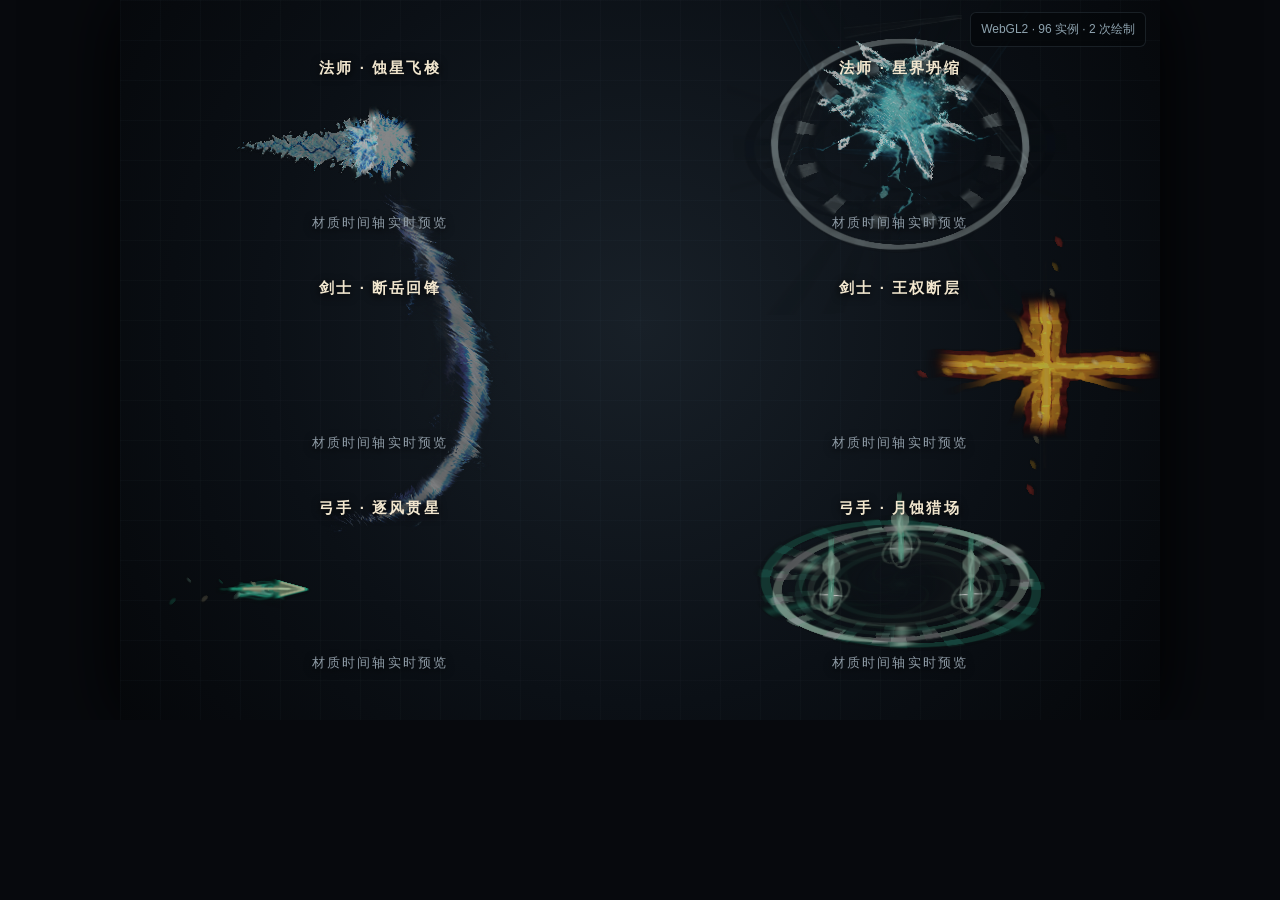
<file: combat-vfx-qa.html>
<!doctype html>
<html lang="zh-CN">
<head>
  <meta charset="utf-8">
  <meta name="viewport" content="width=device-width,initial-scale=1">
  <title>深渊拾荒者 · VFX 材质实验室</title>
  <style>
    *{box-sizing:border-box}html,body{margin:0;min-height:100%;background:#07090d;color:#d8cfbc;font-family:"Microsoft YaHei",sans-serif;overflow:hidden}
    main{position:relative;width:min(100vw,1040px);height:min(100vh,720px);margin:auto;background:radial-gradient(circle at 50% 45%,#182028 0,#0b1016 58%,#05070a 100%);box-shadow:0 0 70px #000}
    main:before{content:"";position:absolute;inset:0;background-image:linear-gradient(#7992a008 1px,transparent 1px),linear-gradient(90deg,#7992a008 1px,transparent 1px);background-size:40px 40px}
    canvas{position:absolute;inset:0;width:100%;height:100%}.label{position:absolute;transform:translate(-50%,-50%);text-align:center;pointer-events:none;text-shadow:0 2px 8px #000;font-size:13px;letter-spacing:.16em}.label b{display:block;color:#f1e6ce;font-size:15px;margin-bottom:136px}.label span{color:#8d9aa5}
    #stats{position:absolute;right:14px;top:12px;color:#8ea3af;font-size:12px;background:#05080bb8;border:1px solid #758a9830;padding:8px 10px;border-radius:6px}
  </style>
</head>
<body>
<main id="stage"><canvas id="fx" width="1040" height="720"></canvas><div id="stats"></div></main>
<script type="module">
  import {createWebGLVfxRenderer} from './webgl-vfx.mjs';
  import {createCombatVfxSystem} from './combat-vfx.mjs';
  const canvas=document.querySelector('#fx'),stage=document.querySelector('#stage'),stats=document.querySelector('#stats');
  const renderer=createWebGLVfxRenderer(canvas),vfx=createCombatVfxSystem(renderer);
  const samples=[
    {kind:'staff',name:'spin',label:'法师 · 蚀星飞梭',color:'#9167dc',accent:'#f5d9ff'},
    {kind:'staff',name:'frost',label:'法师 · 星界坍缩',color:'#7451bb',accent:'#d9c5ff'},
    {kind:'sword',name:'spin',label:'剑士 · 断岳回锋',color:'#ff4b2e',accent:'#fff2b2'},
    {kind:'sword',name:'frost',label:'剑士 · 王权断层',color:'#ff382d',accent:'#fff0a6'},
    {kind:'bow',name:'spin',label:'弓手 · 逐风贯星',color:'#42ae85',accent:'#ddffc7'},
    {kind:'bow',name:'frost',label:'弓手 · 月蚀猎场',color:'#4ebf98',accent:'#d5ffe4'}
  ];
  const points=samples.map((sample,i)=>({x:i%2?780:260,y:145+Math.floor(i/2)*220,...sample}));
  for(const point of points){const label=document.createElement('div');label.className='label';label.style.left=point.x/10.4+'%';label.style.top=point.y/7.2+'%';label.innerHTML=`<b>${point.label}</b><span>材质时间轴实时预览</span>`;stage.append(label);}
  function frame(ms){
    const time=ms/1000,cycle=time%2.8,progress=cycle<.55?cycle/.55:(cycle-.55)/2.25,type=cycle<.55?'heroSkillCast':'heroSkillSignature',life=1-progress;
    renderer.beginFrame({time});
    for(const point of points){const melee=point.kind==='sword',ox=melee?point.x:point.x-145,x=melee?point.x+145:point.x;vfx.render({type,kind:point.kind,name:point.name,quality:3,x,y:point.y,ox,oy:point.y+8,angle:0,life,max:1,color:point.color,accent:point.accent,marks:[{x:point.x-70,y:point.y+10},{x:point.x,y:point.y-35},{x:point.x+70,y:point.y+10}]},time);}
    const result=renderer.flush();stats.textContent=renderer.available?`WebGL2 · ${result.instances} 实例 · ${result.drawCalls} 次绘制`:'WebGL 不可用';requestAnimationFrame(frame);
  }
  requestAnimationFrame(frame);
</script>
</body>
</html>
</file>
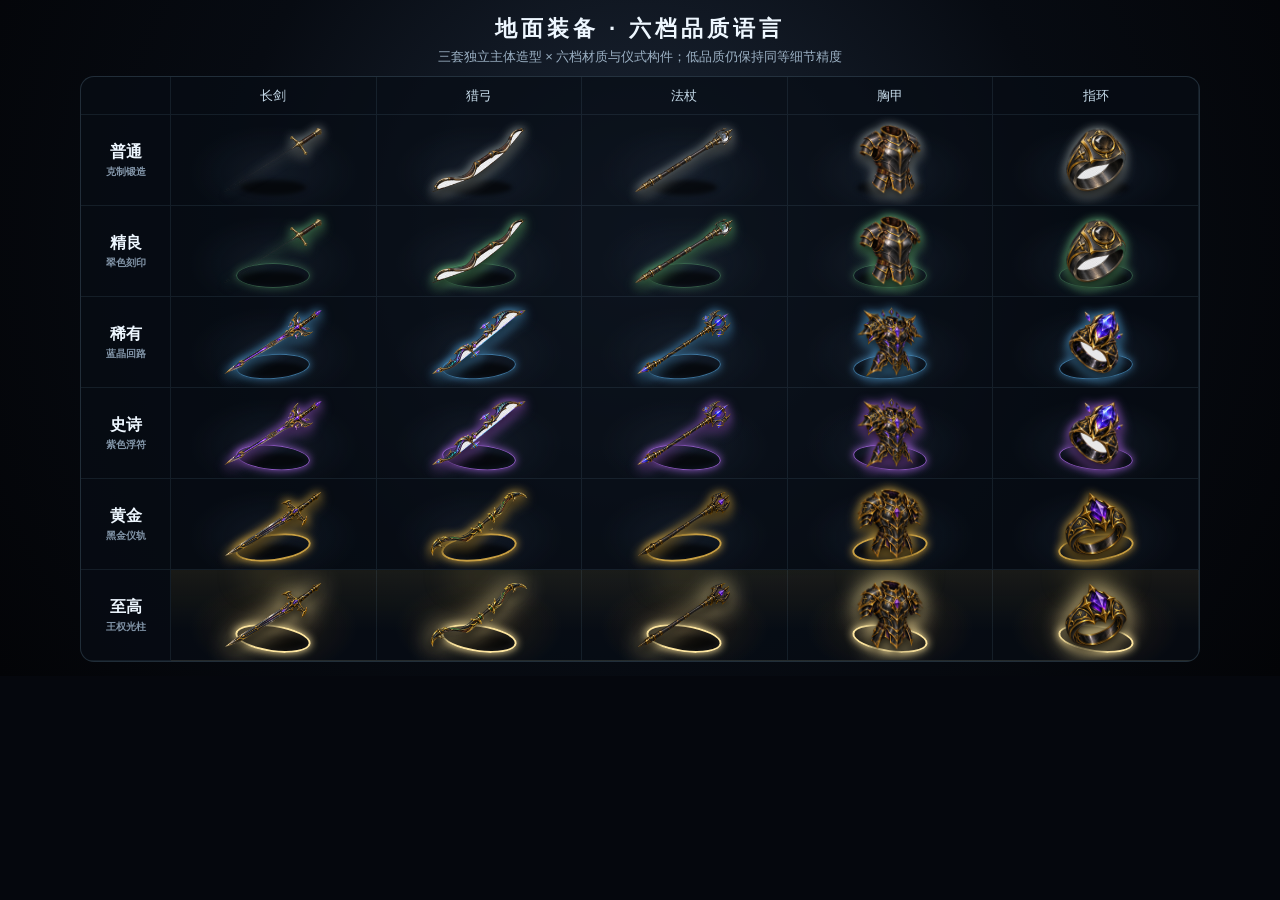
<file: loot-art-qa.html>
<!doctype html>
<html lang="zh-CN">
<head>
  <meta charset="utf-8"><meta name="viewport" content="width=device-width,initial-scale=1">
  <title>地面装备 · 六档品质预览</title>
  <style>
    *{box-sizing:border-box}html,body{margin:0;min-height:100%;background:#05070d;color:#eef7ff;font-family:"Microsoft YaHei",sans-serif}body{padding:14px 24px;background:radial-gradient(circle at 50% 35%,#1d2838 0,#070b12 54%,#030407 100%)}
    h1{text-align:center;margin:0 0 4px;letter-spacing:.18em;font-size:22px}p{text-align:center;color:#9bb0c3;margin:0 0 10px;font-size:13px}.grid{display:grid;grid-template-columns:90px repeat(5,minmax(145px,1fr));max-width:1120px;margin:auto;border:1px solid #8cb9d333;border-radius:14px;overflow:hidden;background:#080d15b8}.head,.tier,.cell{min-height:91px;border-right:1px solid #8cb9d31b;border-bottom:1px solid #8cb9d31b;display:flex;align-items:center;justify-content:center}.head{min-height:38px;color:#c9deed;font-size:13px}.tier{flex-direction:column;gap:2px;font-weight:700}.tier small{font-size:10px;color:#8295a8}.cell{position:relative;background:radial-gradient(ellipse at 50% 64%,#25324454 0,transparent 58%);overflow:hidden}.cell:before{content:"";position:absolute;width:66px;height:15px;bottom:10px;border-radius:50%;background:#0009;filter:blur(2px)}img{position:relative;z-index:2;width:108px;height:76px;object-fit:contain;filter:drop-shadow(0 5px 4px #000c) drop-shadow(0 0 5px var(--quality));animation:hover 3.4s ease-in-out infinite}.armor img{width:76px;height:76px}.ring img{width:68px;height:68px}.cell:after{content:"";position:absolute;z-index:1;width:72px;height:23px;bottom:8px;border:1px solid var(--quality);border-radius:50%;opacity:var(--halo);box-shadow:0 0 9px var(--quality);transform:rotate(var(--tilt))}.r4:after,.r5:after{border-width:2px}.r5{background:linear-gradient(180deg,#f2ca4a14,transparent 68%),radial-gradient(ellipse at 50% 64%,#5e421954 0,transparent 58%)}.r5 img{filter:drop-shadow(0 5px 4px #000c) drop-shadow(0 0 11px var(--quality))}.r5:before{box-shadow:0 -66px 30px #f4cb5942}.r0{--quality:#aeb9b7;--halo:0;--tilt:0}.r1{--quality:#79d991;--halo:.35;--tilt:0}.r2{--quality:#62bfff;--halo:.55;--tilt:-4deg}.r3{--quality:#be73ff;--halo:.72;--tilt:5deg}.r4{--quality:#f2bf4d;--halo:.82;--tilt:-7deg}.r5{--quality:#ffe7a0;--halo:1;--tilt:8deg}@keyframes hover{50%{transform:translateY(-3px)}}
  </style>
</head>
<body><h1>地面装备 · 六档品质语言</h1><p>三套独立主体造型 × 六档材质与仪式构件；低品质仍保持同等细节精度</p><div class="grid" id="grid"></div>
<script>
  const kinds=[['sword','长剑'],['bow','猎弓'],['staff','法杖'],['armor','胸甲'],['ring','指环']],tiers=[['普通','克制锻造'],['精良','翠色刻印'],['稀有','蓝晶回路'],['史诗','紫色浮符'],['黄金','黑金仪轨'],['至高','王权光柱']];
  const grid=document.querySelector('#grid');grid.innerHTML='<div class="head"></div>'+kinds.map(([,name])=>`<div class="head">${name}</div>`).join('');
  tiers.forEach(([name,note],rarity)=>{const body=rarity>=4?'supreme':rarity>=2?'epic':'standard';grid.insertAdjacentHTML('beforeend',`<div class="tier"><span>${name}</span><small>${note}</small></div>`+kinds.map(([kind])=>`<div class="cell ${kind} r${rarity}"><img src="./loot-${kind}-${body}-v8.png" alt="${name}${kind}"></div>`).join(''));});
</script></body></html>
</file>
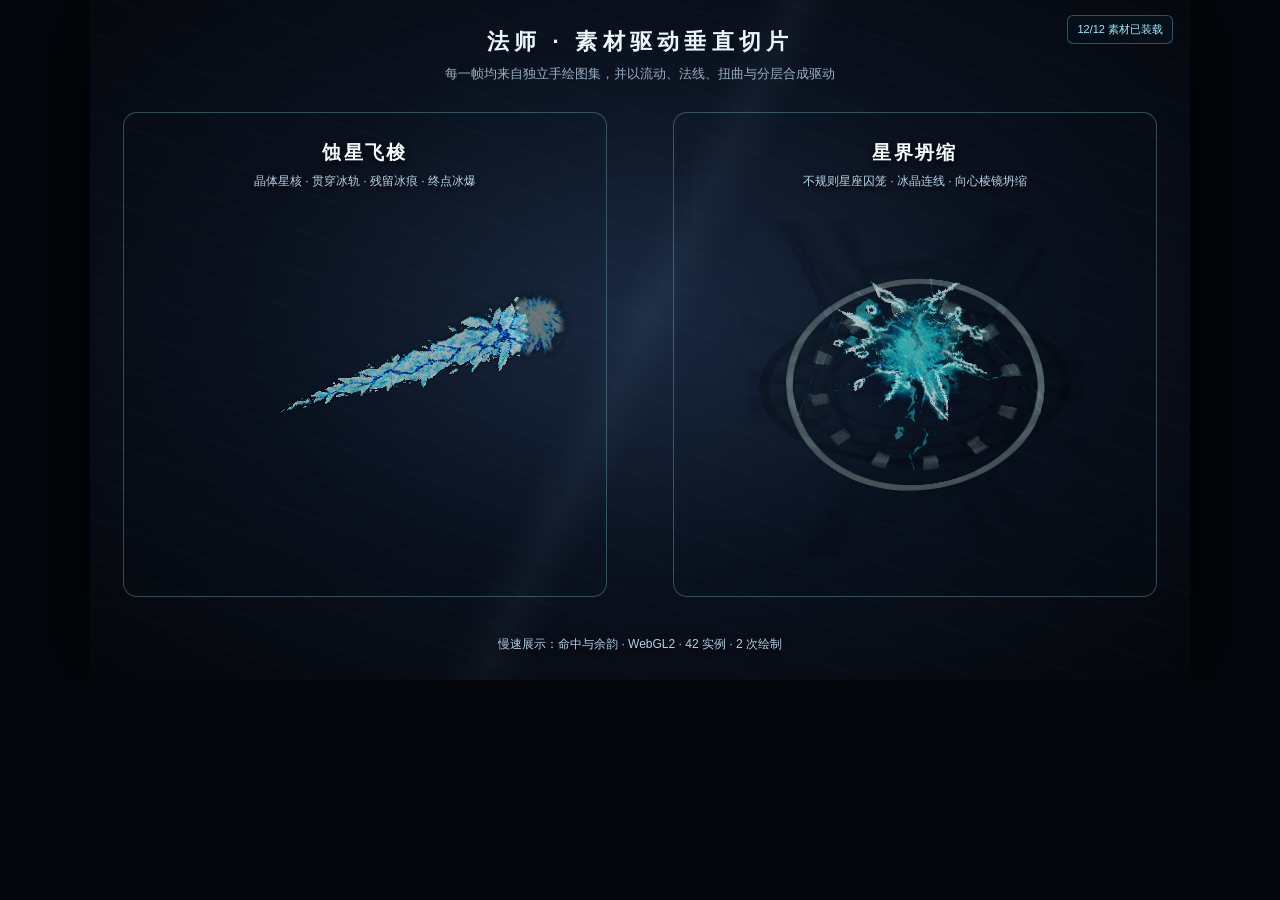
<file: staff-vfx-material-qa.html>
<!doctype html>
<html lang="zh-CN">
<head>
  <meta charset="utf-8"><meta name="viewport" content="width=device-width,initial-scale=1">
  <title>法师 · 素材驱动 VFX 预览</title>
  <style>
    *{box-sizing:border-box}html,body{margin:0;min-height:100%;background:#05070d;color:#eaf7ff;font-family:"Microsoft YaHei",sans-serif;overflow:hidden}
    main{position:relative;width:min(100vw,1100px);height:min(100vh,680px);margin:auto;overflow:hidden;background:radial-gradient(ellipse at 50% 46%,#1a2941 0,#0a111e 51%,#04060b 100%);box-shadow:0 0 85px #000}
    main:before{content:"";position:absolute;z-index:0;inset:0;background:linear-gradient(115deg,transparent 47%,#9ad4f80b 50%,transparent 53%),repeating-linear-gradient(20deg,#d9f7ff06 0 1px,transparent 1px 38px);pointer-events:none}
    canvas{position:absolute;z-index:2;inset:0;width:100%;height:100%;pointer-events:none;filter:contrast(1.24) saturate(1.35)}.head{position:absolute;z-index:3;top:27px;left:0;right:0;text-align:center;pointer-events:none}.head h1{margin:0 0 8px;font-size:22px;letter-spacing:.24em}.head p{margin:0;color:#98afc3;font-size:13px}.skill{position:absolute;z-index:3;top:112px;width:44%;height:485px;border:1px solid #a6ecff48;border-radius:14px;background:linear-gradient(145deg,#0d16220a,#06101a03);box-shadow:inset 0 0 42px #6dc9ff05;pointer-events:none}.skill.left{left:3%}.skill.right{right:3%}.skill h2{margin:27px 0 7px;text-align:center;font-size:19px;letter-spacing:.13em;color:#f1fdff;text-shadow:0 2px 8px #000}.skill p{margin:0;text-align:center;color:#b4d6e9;font-size:12px;text-shadow:0 2px 6px #000}.badge{position:absolute;z-index:3;right:17px;top:15px;border:1px solid #72dfff55;border-radius:6px;padding:6px 9px;background:#07111bd7;color:#9cecff;font-size:11px}#stats{position:absolute;z-index:3;bottom:27px;left:0;right:0;text-align:center;color:#b1d2e6;font-size:12px;text-shadow:0 2px 6px #000}
  </style>
</head>
<body><main>
  <canvas id="fx" width="1100" height="680"></canvas>
  <header class="head"><h1>法师 · 素材驱动垂直切片</h1><p>每一帧均来自独立手绘图集，并以流动、法线、扭曲与分层合成驱动</p></header>
  <section class="skill left"><h2>蚀星飞梭</h2><p>晶体星核 · 贯穿冰轨 · 残留冰痕 · 终点冰爆</p></section>
  <section class="skill right"><h2>星界坍缩</h2><p>不规则星座囚笼 · 冰晶连线 · 向心棱镜坍缩</p></section>
  <span id="asset-state" class="badge">加载素材…</span><div id="stats"></div>
</main>
<script type="module">
  import {createWebGLVfxRenderer} from './webgl-vfx.mjs?v=collapse-sequence-1';import {createCombatVfxSystem} from './combat-vfx.mjs?v=collapse-sequence-1';
  const canvas=document.querySelector('#fx'),stats=document.querySelector('#stats'),assetState=document.querySelector('#asset-state'),renderer=createWebGLVfxRenderer(canvas),vfx=createCombatVfxSystem(renderer);
  function drawMage(time){
    const cycle=time%4.6,casting=cycle<2.35,progress=casting?cycle/2.35:(cycle-2.35)/2.25,stage=casting?'heroSkillCast':'heroSkillSignature';
    const ox=185,oy=415,x=445,y=325,angle=Math.atan2(y-oy,x-ox);vfx.render({type:stage,kind:'staff',name:'spin',quality:3,width:72,explosionRadius:78,ox,oy,x,y,angle,life:1,max:1},time,{alpha:1,progress});
    if(!casting)renderer.iceTrailSurface((ox+x)*.5,(oy+y)*.5,Math.hypot(x-ox,y-oy),72,-angle,.72,progress,3);
    vfx.render({type:stage,kind:'staff',name:'frost',quality:3,ox:825,oy:385,x:825,y:385,angle:0,life:1,max:1},time,{alpha:1,progress});
    return casting?'慢速展示：蓄力与成形':'慢速展示：命中与余韵';
  }
  function frame(ms){const time=ms/1000;renderer.beginFrame({time});const stage=drawMage(time),result=renderer.flush();assetState.textContent=renderer.assetsReady?'12/12 素材已装载':'加载素材…';stats.textContent=`${stage} · WebGL2 · ${result.instances} 实例 · ${result.drawCalls} 次绘制`;requestAnimationFrame(frame);}
  requestAnimationFrame(frame);
</script></body></html>
</file>
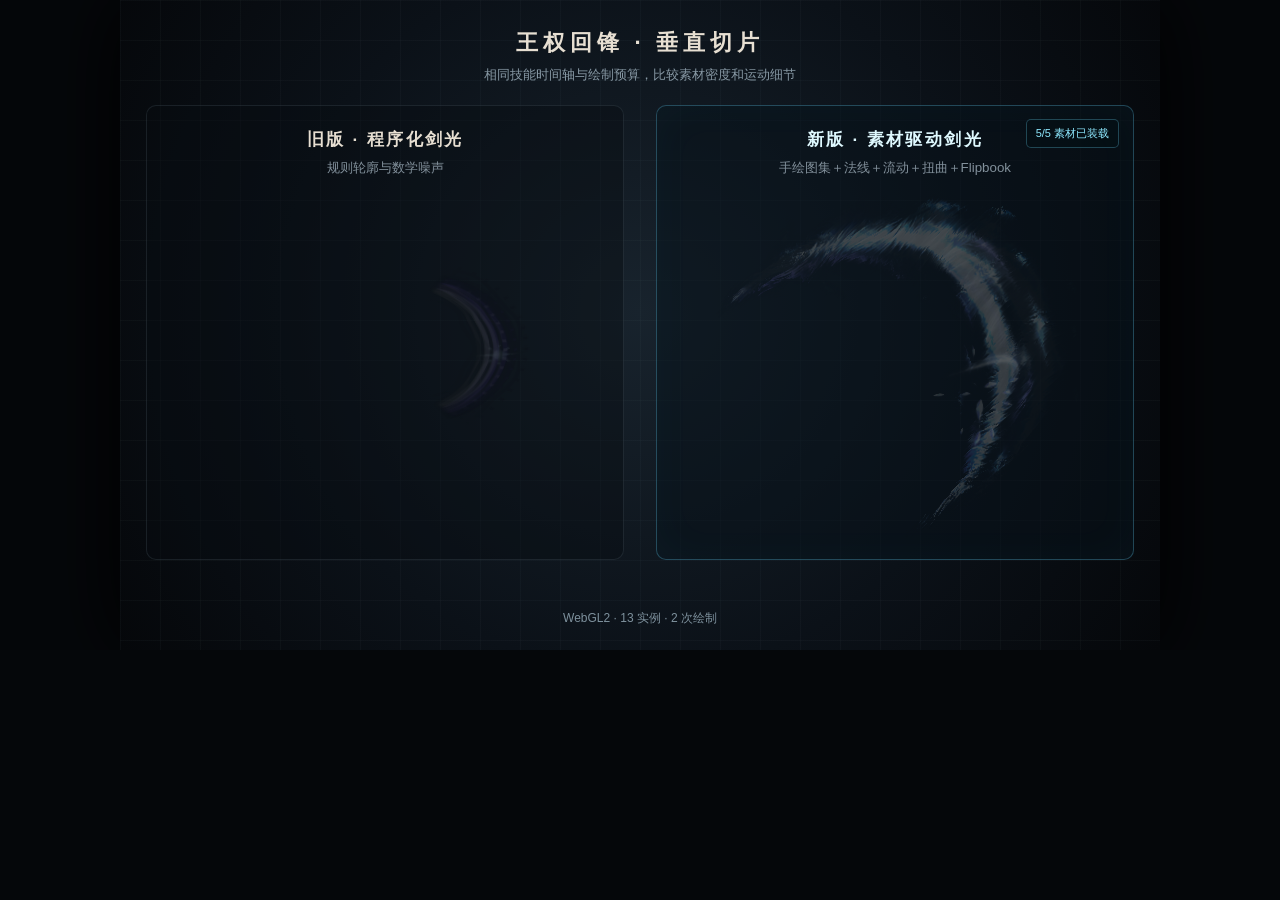
<file: sword-vfx-material-qa.html>
<!doctype html>
<html lang="zh-CN">
<head>
  <meta charset="utf-8"><meta name="viewport" content="width=device-width,initial-scale=1">
  <title>王权回锋 · 素材驱动 VFX 对比</title>
  <style>
    *{box-sizing:border-box}html,body{margin:0;min-height:100%;background:#05070a;color:#e7dfd2;font-family:"Microsoft YaHei",sans-serif;overflow:hidden}
    main{position:relative;width:min(100vw,1040px);height:min(100vh,650px);margin:auto;background:radial-gradient(circle at 50% 48%,#18232d 0,#0b1118 58%,#05070a 100%);box-shadow:0 0 80px #000}
    main:before{content:"";position:absolute;inset:0;background-image:linear-gradient(#8ca8b00a 1px,transparent 1px),linear-gradient(90deg,#8ca8b00a 1px,transparent 1px);background-size:40px 40px}
    canvas{position:absolute;inset:0;width:100%;height:100%}.head{position:absolute;left:0;right:0;top:28px;text-align:center}.head h1{margin:0 0 8px;font-size:22px;letter-spacing:.22em}.head p{margin:0;color:#8798a4;font-size:13px}
    .panel{position:absolute;top:105px;width:46%;height:455px;border:1px solid #8297a526;border-radius:10px;background:#080d1268;pointer-events:none}.old{left:2.5%}.new{right:2.5%;border-color:#63d9ff48;background:#09121a82;box-shadow:inset 0 0 45px #43d4ff08}.panel h2{text-align:center;margin:22px 0 0;font-size:17px;letter-spacing:.14em}.panel small{display:block;text-align:center;margin-top:8px;color:#82909b}.new h2{color:#dff9ff}.badge{position:absolute;top:13px;right:14px;padding:6px 9px;border:1px solid #6bdcff45;border-radius:5px;color:#8ee9ff;font-size:11px;background:#061016c7}
    #stats{position:absolute;bottom:23px;left:0;right:0;text-align:center;color:#7e919d;font-size:12px}
  </style>
</head>
<body><main><canvas id="fx" width="1040" height="650"></canvas><div class="head"><h1>王权回锋 · 垂直切片</h1><p>相同技能时间轴与绘制预算，比较素材密度和运动细节</p></div><section class="panel old"><h2>旧版 · 程序化剑光</h2><small>规则轮廓与数学噪声</small></section><section class="panel new"><h2>新版 · 素材驱动剑光</h2><small>手绘图集＋法线＋流动＋扭曲＋Flipbook</small><span class="badge" id="asset-state">加载素材…</span></section><div id="stats"></div></main>
<script type="module">
  import {createWebGLVfxRenderer} from './webgl-vfx.mjs';import {createCombatVfxSystem} from './combat-vfx.mjs';
  const canvas=document.querySelector('#fx'),stats=document.querySelector('#stats'),assetState=document.querySelector('#asset-state'),renderer=createWebGLVfxRenderer(canvas),vfx=createCombatVfxSystem(renderer);
  function frame(ms){const time=ms/1000,cycle=time%2.6,p=cycle/2.6,life=1-p,rotation=-.8+p*1.55;renderer.beginFrame({time});
    renderer.swordRibbon(260,350,161,rotation,'#251d68',.68*life,time);renderer.swordRibbon(260,350,149,rotation,'#795dff',.7*life,time+.2);renderer.swordRibbon(260,350,137,rotation,'#f5fdff',.66*life,time+.4);renderer.bladeFlash(260+Math.cos(rotation)*118,350+Math.sin(rotation)*74,24,rotation,'#bff5ff',.65*life,time);
    vfx.render({type:'heroSkillSignature',kind:'sword',name:'spin',quality:3,x:920,y:350,ox:780,oy:350,angle:0,life,max:1},time);const result=renderer.flush();assetState.textContent=renderer.assetsReady?'5/5 素材已装载':'加载素材…';stats.textContent=`WebGL2 · ${result.instances} 实例 · ${result.drawCalls} 次绘制`;requestAnimationFrame(frame);}
  requestAnimationFrame(frame);
</script></body></html>
</file>
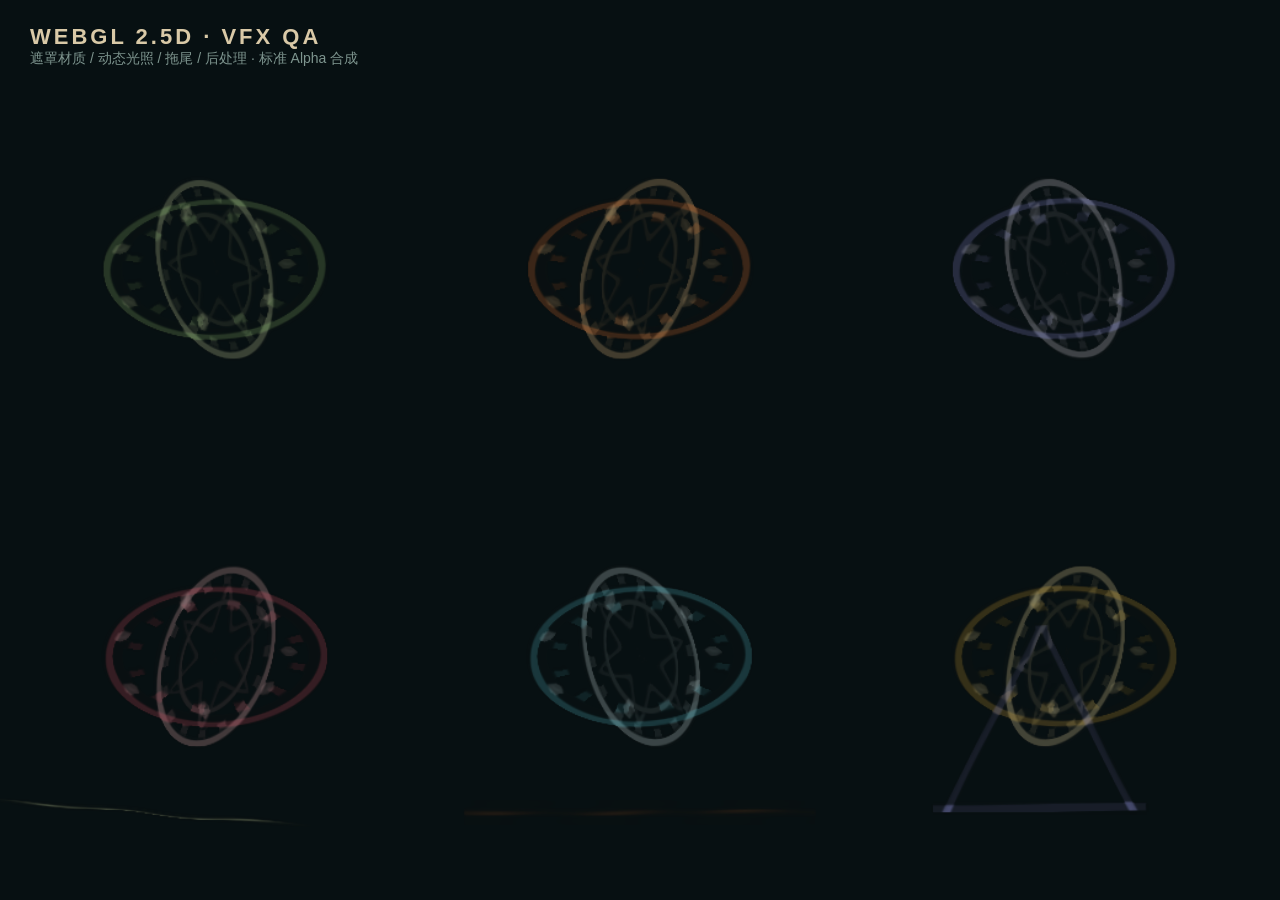
<file: webgl-qa.html>
<!doctype html>
<html lang="zh-CN"><head><meta charset="utf-8"><meta name="viewport" content="width=device-width,initial-scale=1"><title>WebGL2.5D VFX QA</title><style>html,body{margin:0;height:100%;overflow:hidden;background:#071012;color:#d9c9a7;font:14px Segoe UI,Microsoft YaHei,sans-serif}canvas{position:absolute;inset:0;width:100%;height:100%}.copy{position:fixed;z-index:2;top:24px;left:30px;pointer-events:none}.copy b{display:block;font-size:22px;letter-spacing:3px}.copy span{color:#7e958f}</style></head><body><canvas id="qa" width="1040" height="720"></canvas><div class="copy"><b>WEBGL 2.5D · VFX QA</b><span>遮罩材质 / 动态光照 / 拖尾 / 后处理 · 标准 Alpha 合成</span></div><script type="module">import{createWebGLVfxRenderer}from'./webgl-vfx.mjs';const canvas=document.getElementById('qa'),fx=createWebGLVfxRenderer(canvas);canvas.dataset.renderer=fx.available?'webgl2-instanced':'fallback';function frame(now){const t=now/1000;fx.beginFrame({time:t});const themes=[['#82b96b','#d8efad'],['#e66f32','#ffd08a'],['#858be2','#eef0ff'],['#c84b5d','#ffc0c5'],['#4cbccd','#d8fbff'],['#c79a34','#fff0a5']];for(let i=0;i<6;i++){const x=175+(i%3)*345,y=215+Math.floor(i/3)*310,[color,accent]=themes[i];fx.light(x,y,126,color,.18,.68,t+i);fx.disc(x,y,102,color,.15,.62,0,t+i);fx.sigil(x,y,94,accent,.56,t*(i%2?.16:-.16),t+i);fx.ring(x,y,112,color,.55,.024,.62,0,t+i);for(let j=0;j<7;j++){const a=j*Math.PI*2/7+t*.16,d=70+12*Math.sin(t+j);fx.shard(x+Math.cos(a)*d,y+Math.sin(a)*d*.6,7,a,accent,.55,t+j);}}fx.trail(120,650,290,24,-.08,'#d8efad',.62,t);fx.beam(520,650,290,46,0,'#e66f32',.42,t);fx.cone(845,650,-Math.PI/2,150,1.05,'#858be2',.5,t);fx.flush();requestAnimationFrame(frame)}requestAnimationFrame(frame);</script></body></html>
</file>
